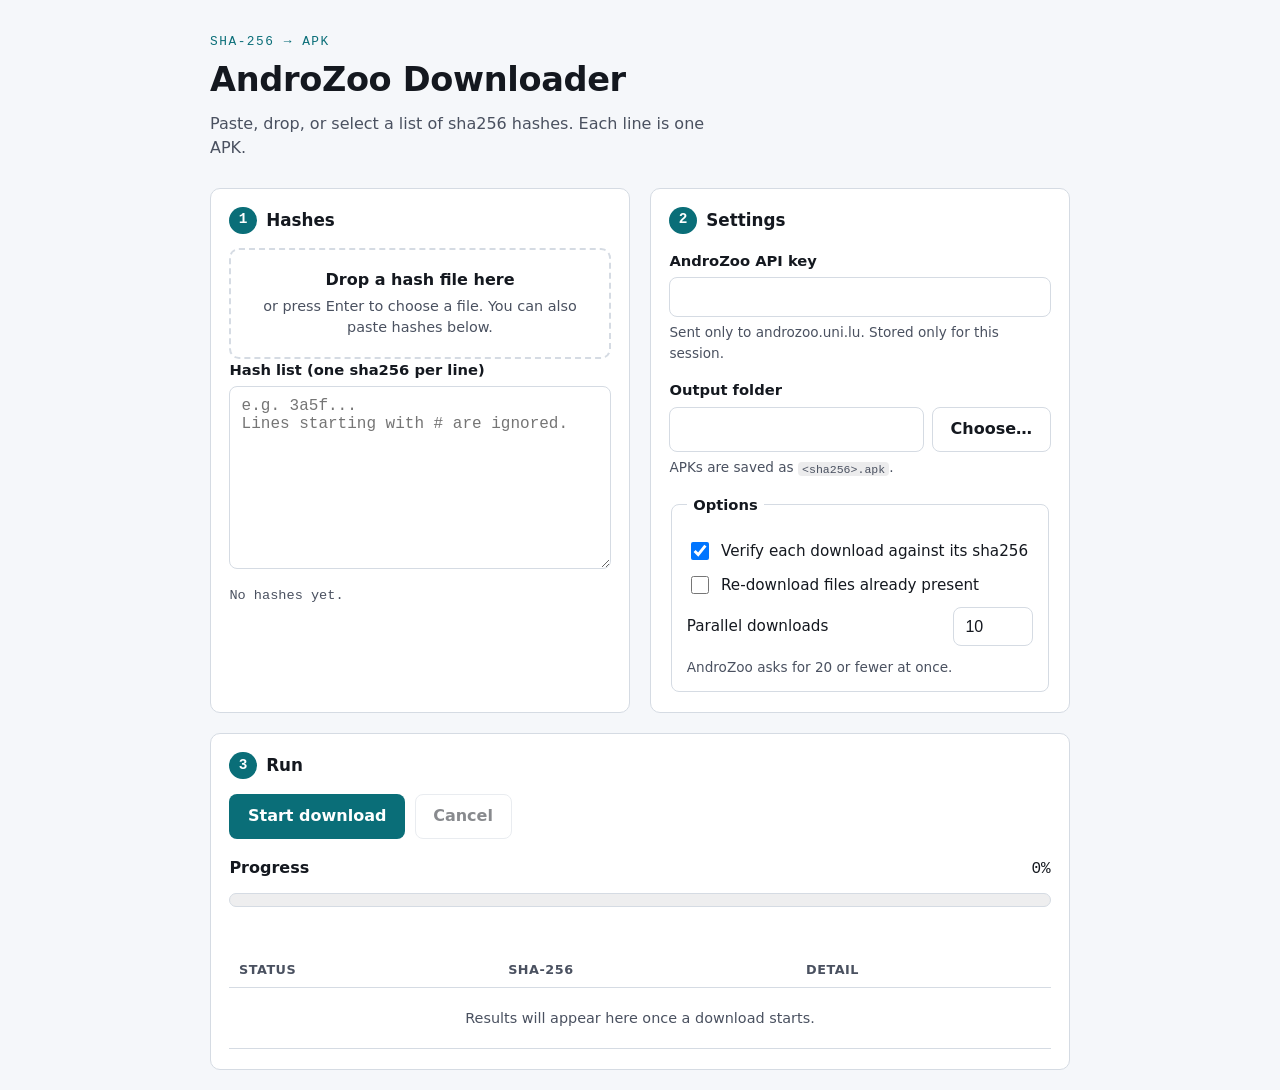
<file: ui/assets/index.html>
<!DOCTYPE html>
<html lang="en">
<head>
  <meta charset="utf-8">
  <meta name="viewport" content="width=device-width, initial-scale=1">
  <title>AndroZoo Downloader</title>
  <link rel="stylesheet" href="styles.css">
</head>
<body>
  <a class="skip-link" href="#main">Skip to main content</a>

  <header class="masthead">
    <p class="eyebrow">SHA-256 &rarr; APK</p>
    <h1>AndroZoo Downloader</h1>
    <p class="lede">Paste, drop, or select a list of sha256 hashes. Each line is one APK.</p>
  </header>

  <main id="main" class="layout">
    <!-- Step 1: hashes -->
    <section class="panel" aria-labelledby="h-hashes">
      <h2 id="h-hashes" class="panel-title"><span class="step">1</span> Hashes</h2>

      <div
        id="dropzone"
        class="dropzone"
        role="button"
        tabindex="0"
        aria-describedby="dropzone-hint">
        <span class="dropzone-headline">Drop a hash file here</span>
        <span id="dropzone-hint" class="dropzone-hint">
          or press Enter to choose a file. You can also paste hashes below.
        </span>
      </div>
      <!-- Real input is the accessible, single-pointer alternative to dragging. -->
      <input id="file-input" type="file" accept=".txt,.csv,text/plain" class="visually-hidden">

      <label for="hashes" class="field-label">Hash list (one sha256 per line)</label>
      <textarea
        id="hashes"
        name="hashes"
        class="mono"
        rows="9"
        spellcheck="false"
        autocomplete="off"
        placeholder="e.g. 3a5f...&#10;Lines starting with # are ignored."></textarea>

      <p id="hash-count" class="count" role="status" aria-live="polite">No hashes yet.</p>
    </section>

    <!-- Step 2: settings -->
    <section class="panel" aria-labelledby="h-settings">
      <h2 id="h-settings" class="panel-title"><span class="step">2</span> Settings</h2>

      <div class="field">
        <label for="api-key" class="field-label">AndroZoo API key</label>
        <input id="api-key" name="api-key" type="password" autocomplete="off"
               class="mono" aria-describedby="api-key-hint">
        <p id="api-key-hint" class="hint">Sent only to androzoo.uni.lu. Stored only for this session.</p>
      </div>

      <div class="field">
        <label for="out-dir" class="field-label">Output folder</label>
        <div class="row">
          <input id="out-dir" name="out-dir" type="text" class="mono" aria-describedby="out-dir-hint">
          <button id="browse" type="button" class="btn btn-secondary">Choose&hellip;</button>
        </div>
        <p id="out-dir-hint" class="hint">APKs are saved as <code>&lt;sha256&gt;.apk</code>.</p>
      </div>

      <fieldset class="field options">
        <legend class="field-label">Options</legend>
        <label class="check">
          <input id="verify" type="checkbox" checked>
          <span>Verify each download against its sha256</span>
        </label>
        <label class="check">
          <input id="force" type="checkbox">
          <span>Re-download files already present</span>
        </label>
        <label class="check inline-number">
          <span>Parallel downloads</span>
          <input id="concurrency" type="number" min="1" max="20" value="10"
                 inputmode="numeric" aria-describedby="conc-hint">
        </label>
        <p id="conc-hint" class="hint">AndroZoo asks for 20 or fewer at once.</p>
      </fieldset>
    </section>

    <!-- Step 3: run -->
    <section class="panel panel-run" aria-labelledby="h-run">
      <h2 id="h-run" class="panel-title"><span class="step">3</span> Run</h2>

      <div class="controls">
        <button id="start" type="button" class="btn btn-primary">Start download</button>
        <button id="cancel" type="button" class="btn btn-secondary" disabled>Cancel</button>
      </div>

      <p id="error" class="error" role="alert" hidden></p>

      <div class="progress-wrap">
        <div class="progress-head">
          <label id="progress-label" for="progress">Progress</label>
          <span id="progress-pct" class="mono">0%</span>
        </div>
        <progress id="progress" max="100" value="0" aria-labelledby="progress-label progress-pct"></progress>
        <!-- Polite, throttled summary for assistive tech; avoids per-row chatter. -->
        <p id="live" class="live" role="status" aria-live="polite"></p>
      </div>

      <table class="results" aria-describedby="results-caption">
        <caption id="results-caption" class="visually-hidden">
          Per-hash download results, newest first.
        </caption>
        <thead>
          <tr>
            <th scope="col">Status</th>
            <th scope="col">SHA-256</th>
            <th scope="col">Detail</th>
          </tr>
        </thead>
        <tbody id="results-body">
          <tr class="empty"><td colspan="3">Results will appear here once a download starts.</td></tr>
        </tbody>
      </table>
    </section>
  </main>

  <script src="app.js"></script>
</body>
</html>
</file>
<file: ui/assets/styles.css>
/* AndroZoo Downloader — "lab bench" theme.
   Design motif: the sha256 hash as texture. Monospace data, precise rules,
   one signal accent (instrument teal). Status is never color-only — every
   state pairs a glyph + text label with its color. WCAG 2.1 AA throughout. */

:root {
  --bg:        #F5F7FA;
  --surface:   #FFFFFF;
  --ink:       #14181F;   /* ~16:1 on surface */
  --muted:     #4A5160;   /* ~7:1  on surface */
  --line:      #D5DBE3;
  --accent:    #0A6E78;   /* teal; white text ~5.1:1 */
  --accent-ink:#FFFFFF;
  --focus:     #1457D6;   /* focus ring; ~5:1 on bg */
  --ok:        #146C2E;   /* ~5.4:1 */
  --fail:      #B0241A;   /* ~5.6:1 */
  --skip:      #555C6B;   /* ~6:1  */
  --radius:    10px;
  --maxw:      900px;
  --mono: ui-monospace, "SFMono-Regular", "Cascadia Code", "JetBrains Mono", Menlo, Consolas, monospace;
  --sans: ui-sans-serif, system-ui, -apple-system, "Segoe UI", Roboto, Helvetica, Arial, sans-serif;
}

@media (prefers-color-scheme: dark) {
  :root {
    --bg:        #0E1117;
    --surface:   #161B22;
    --ink:       #E8ECF2;   /* ~14:1 on surface */
    --muted:     #A4AEBC;   /* ~6:1  on surface */
    --line:      #2A313C;
    --accent:    #5EEAD4;   /* dark ink on it for contrast */
    --accent-ink:#06231F;
    --focus:     #8AB4FF;
    --ok:        #6FD98C;
    --fail:      #FF8E82;
    --skip:      #A4AEBC;
  }
}

* { box-sizing: border-box; }

html { color-scheme: light dark; }

body {
  margin: 0;
  background: var(--bg);
  color: var(--ink);
  font-family: var(--sans);
  font-size: 16px;
  line-height: 1.5;
  -webkit-font-smoothing: antialiased;
}

/* Keyboard skip link */
.skip-link {
  position: absolute;
  left: -999px;
  top: 0;
  background: var(--accent);
  color: var(--accent-ink);
  padding: 0.6rem 1rem;
  border-radius: 0 0 var(--radius) 0;
  z-index: 10;
}
.skip-link:focus { left: 0; }

.masthead {
  max-width: var(--maxw);
  margin: 0 auto;
  padding: 2rem 1.25rem 0.5rem;
}
.eyebrow {
  margin: 0;
  font-family: var(--mono);
  font-size: 0.8rem;
  letter-spacing: 0.12em;
  color: var(--accent);
  text-transform: uppercase;
}
@media (prefers-color-scheme: dark) {
  /* accent text on bg needs to stay readable */
  .eyebrow { color: #58C8C0; }
}
h1 {
  margin: 0.25rem 0 0;
  font-size: clamp(1.6rem, 4vw, 2.1rem);
  font-weight: 700;
  letter-spacing: -0.01em;
}
.lede { margin: 0.4rem 0 0; color: var(--muted); max-width: 52ch; }

.layout {
  max-width: var(--maxw);
  margin: 0 auto;
  padding: 1.25rem;
  display: grid;
  grid-template-columns: 1fr 1fr;
  gap: 1.25rem;
}
.panel-run { grid-column: 1 / -1; }
@media (max-width: 720px) {
  .layout { grid-template-columns: 1fr; }
}

.panel {
  background: var(--surface);
  border: 1px solid var(--line);
  border-radius: var(--radius);
  padding: 1.1rem 1.15rem 1.25rem;
}
.panel-title {
  display: flex;
  align-items: center;
  gap: 0.6rem;
  margin: 0 0 0.9rem;
  font-size: 1.05rem;
}
.step {
  display: inline-grid;
  place-items: center;
  width: 1.7rem;
  height: 1.7rem;
  border-radius: 50%;
  background: var(--accent);
  color: var(--accent-ink);
  font-family: var(--mono);
  font-size: 0.9rem;
  font-weight: 700;
}

/* Drop zone — also a real button (Enter/Space opens file picker). */
.dropzone {
  border: 2px dashed var(--line);
  border-radius: var(--radius);
  padding: 1.1rem;
  text-align: center;
  cursor: pointer;
  display: grid;
  gap: 0.25rem;
  transition: border-color 0.15s ease, background 0.15s ease;
}
.dropzone:hover { border-color: var(--accent); }
.dropzone.is-dragover {
  border-color: var(--accent);
  border-style: solid;
  background: color-mix(in srgb, var(--accent) 10%, transparent);
}
.dropzone-headline { font-weight: 600; }
.dropzone-hint { color: var(--muted); font-size: 0.9rem; }

.field { margin-top: 1rem; }
.field-label {
  display: block;
  font-weight: 600;
  font-size: 0.92rem;
  margin-bottom: 0.35rem;
}
.hint { margin: 0.35rem 0 0; color: var(--muted); font-size: 0.85rem; }
.hint code, code {
  font-family: var(--mono);
  font-size: 0.85em;
  background: color-mix(in srgb, var(--ink) 8%, transparent);
  padding: 0.05em 0.35em;
  border-radius: 4px;
}

textarea, input[type="text"], input[type="password"], input[type="number"] {
  width: 100%;
  background: var(--surface);
  color: var(--ink);
  border: 1px solid var(--line);
  border-radius: 8px;
  padding: 0.6rem 0.7rem;
  font-size: 1rem;
}
textarea { resize: vertical; min-height: 7rem; }
.mono, textarea.mono { font-family: var(--mono); }

.count {
  margin: 0.6rem 0 0;
  font-family: var(--mono);
  font-size: 0.85rem;
  color: var(--muted);
}

.row { display: flex; gap: 0.5rem; align-items: stretch; }
.row input { flex: 1; }

.options { border: 1px solid var(--line); border-radius: 8px; padding: 0.8rem 0.9rem 0.9rem; margin-top: 1rem; }
.options legend { padding: 0 0.4rem; }
.check {
  display: flex;
  align-items: center;
  gap: 0.55rem;
  padding: 0.3rem 0;
  font-size: 0.95rem;
}
.check input[type="checkbox"] { width: 1.15rem; height: 1.15rem; }
.inline-number { justify-content: space-between; }
.inline-number input { width: 5rem; flex: none; }

/* Buttons — min target 44px tall, discernible text */
.btn {
  font: inherit;
  font-weight: 600;
  border-radius: 8px;
  padding: 0.6rem 1.1rem;
  min-height: 44px;
  border: 1px solid transparent;
  cursor: pointer;
}
.btn-primary { background: var(--accent); color: var(--accent-ink); }
.btn-primary:hover { filter: brightness(1.06); }
.btn-secondary { background: var(--surface); color: var(--ink); border-color: var(--line); }
.btn-secondary:hover { border-color: var(--accent); }
.btn:disabled { opacity: 0.5; cursor: not-allowed; }

.controls { display: flex; gap: 0.6rem; flex-wrap: wrap; }

.error {
  margin: 0.9rem 0 0;
  color: var(--fail);
  font-weight: 600;
}
.error::before { content: "\26A0  "; } /* warning sign + space, supplements color */

.progress-wrap { margin-top: 1.1rem; }
.progress-head {
  display: flex;
  justify-content: space-between;
  align-items: baseline;
  margin-bottom: 0.35rem;
}
.progress-head label { font-weight: 600; }
progress {
  width: 100%;
  height: 14px;
  appearance: none;
  border: 1px solid var(--line);
  border-radius: 999px;
  overflow: hidden;
  background: color-mix(in srgb, var(--ink) 7%, transparent);
}
progress::-webkit-progress-bar { background: transparent; }
progress::-webkit-progress-value { background: var(--accent); }
progress::-moz-progress-bar { background: var(--accent); }
.live { margin: 0.5rem 0 0; color: var(--muted); font-size: 0.9rem; min-height: 1.2em; }

.results {
  width: 100%;
  border-collapse: collapse;
  margin-top: 1rem;
  font-size: 0.9rem;
}
.results th, .results td {
  text-align: left;
  padding: 0.5rem 0.6rem;
  border-bottom: 1px solid var(--line);
  vertical-align: top;
}
.results th { font-size: 0.8rem; text-transform: uppercase; letter-spacing: 0.04em; color: var(--muted); }
.results td.sha { font-family: var(--mono); word-break: break-all; }
.results .empty td { color: var(--muted); text-align: center; padding: 1.2rem; }

/* Status cells: glyph + label, color is reinforcement only */
.status { display: inline-flex; align-items: center; gap: 0.4rem; font-weight: 600; white-space: nowrap; }
.status::before { font-family: var(--mono); }
.status-ok      { color: var(--ok); }
.status-ok::before      { content: "\2713"; }      /* check */
.status-failed  { color: var(--fail); }
.status-failed::before  { content: "\2717"; }      /* cross */
.status-skipped { color: var(--skip); }
.status-skipped::before { content: "\2014"; }      /* em dash */

/* Visible focus for keyboard users everywhere */
:focus-visible {
  outline: 3px solid var(--focus);
  outline-offset: 2px;
  border-radius: 6px;
}

.visually-hidden {
  position: absolute !important;
  width: 1px; height: 1px;
  padding: 0; margin: -1px;
  overflow: hidden; clip: rect(0 0 0 0);
  white-space: nowrap; border: 0;
}

@media (prefers-reduced-motion: reduce) {
  * { transition: none !important; animation: none !important; }
}
</file>
